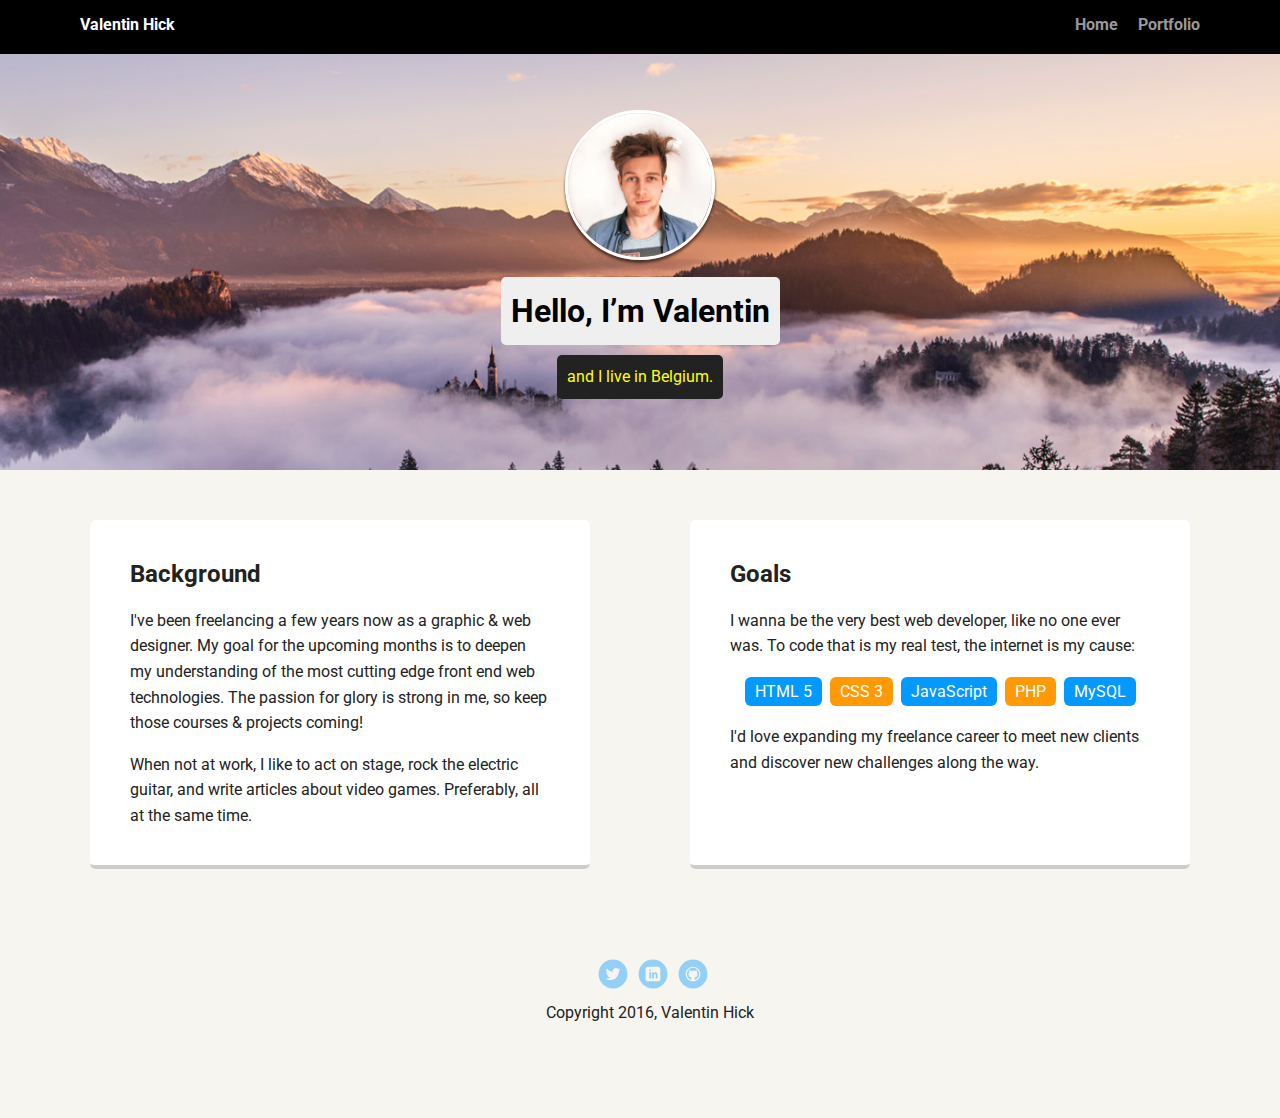
<file: index.html>
<!doctype html>
<html lang="en">
<head>
  <meta charset="utf-8">
  <title>Valentin Hick's Profile</title>
  <meta name="viewport" content="width=device-width, initial-scale=1.0">
  <link rel="stylesheet" href="styles.css">
  <link href="https://fonts.googleapis.com/css?family=Muli%7CRoboto:400,300,500,700,900" rel="stylesheet"></head>
  <body>

    <div class="main-nav">
        <ul class="nav">
          <li class="name">Valentin Hick</li>
          <li><a href="index.html">Home</a></li>
          <li><a href="portfolio.html">Portfolio</a></li>
        </ul>
    </div>

    <header>
      <img src="images/me.jpg" alt="A picture of Valentin Hick" class="profile-image">
      <h1 class="tag name">Hello, I’m Valentin</h1>
      <p class="tag location">and I live in Belgium.</p>
    </header>

    <main class="flex">
      <div class="card">
        <h2>Background</h2>
        <p>
          I've been freelancing a few years now as a graphic &amp; web designer. My goal for the upcoming months is to deepen my understanding of the most cutting edge front end web technologies. The passion for glory is strong in me, so keep those courses &amp; projects coming!
        </p>
        <p>
          When not at work, I like to act on stage, rock the electric guitar, and write articles about video games. Preferably, all at the same time.
        </p>
      </div> 

      <div class="card">
        <h2>Goals</h2>
        <p>I wanna be the very best web developer, like no one ever was. To code that is my real test, the internet is my cause:</p>
        <ul class="skills">
          <li>HTML 5</li>
          <li>CSS 3</li>
          <li>JavaScript</li>
          <li>PHP</li>
          <li>MySQL</li>
        </ul>
        <p>I'd love expanding my freelance career to meet new clients and discover new challenges along the way.</p>
      </div> 

    </main>
    <footer>
      <ul>
        <li><a href="https://twitter.com/ValentinHick" class="social twitter">Twitter</a></li>
        <li><a href="https://www.linkedin.com/in/valentinhick" class="social linkedin">LinkedIn</a></li>
        <li><a href="https://github.com/PaperZoo" class="social github">Github</a></li>
      </ul>
      <p class="copyright">Copyright 2016, Valentin Hick</p>
    </footer>
  </body>
  </html>
</file>
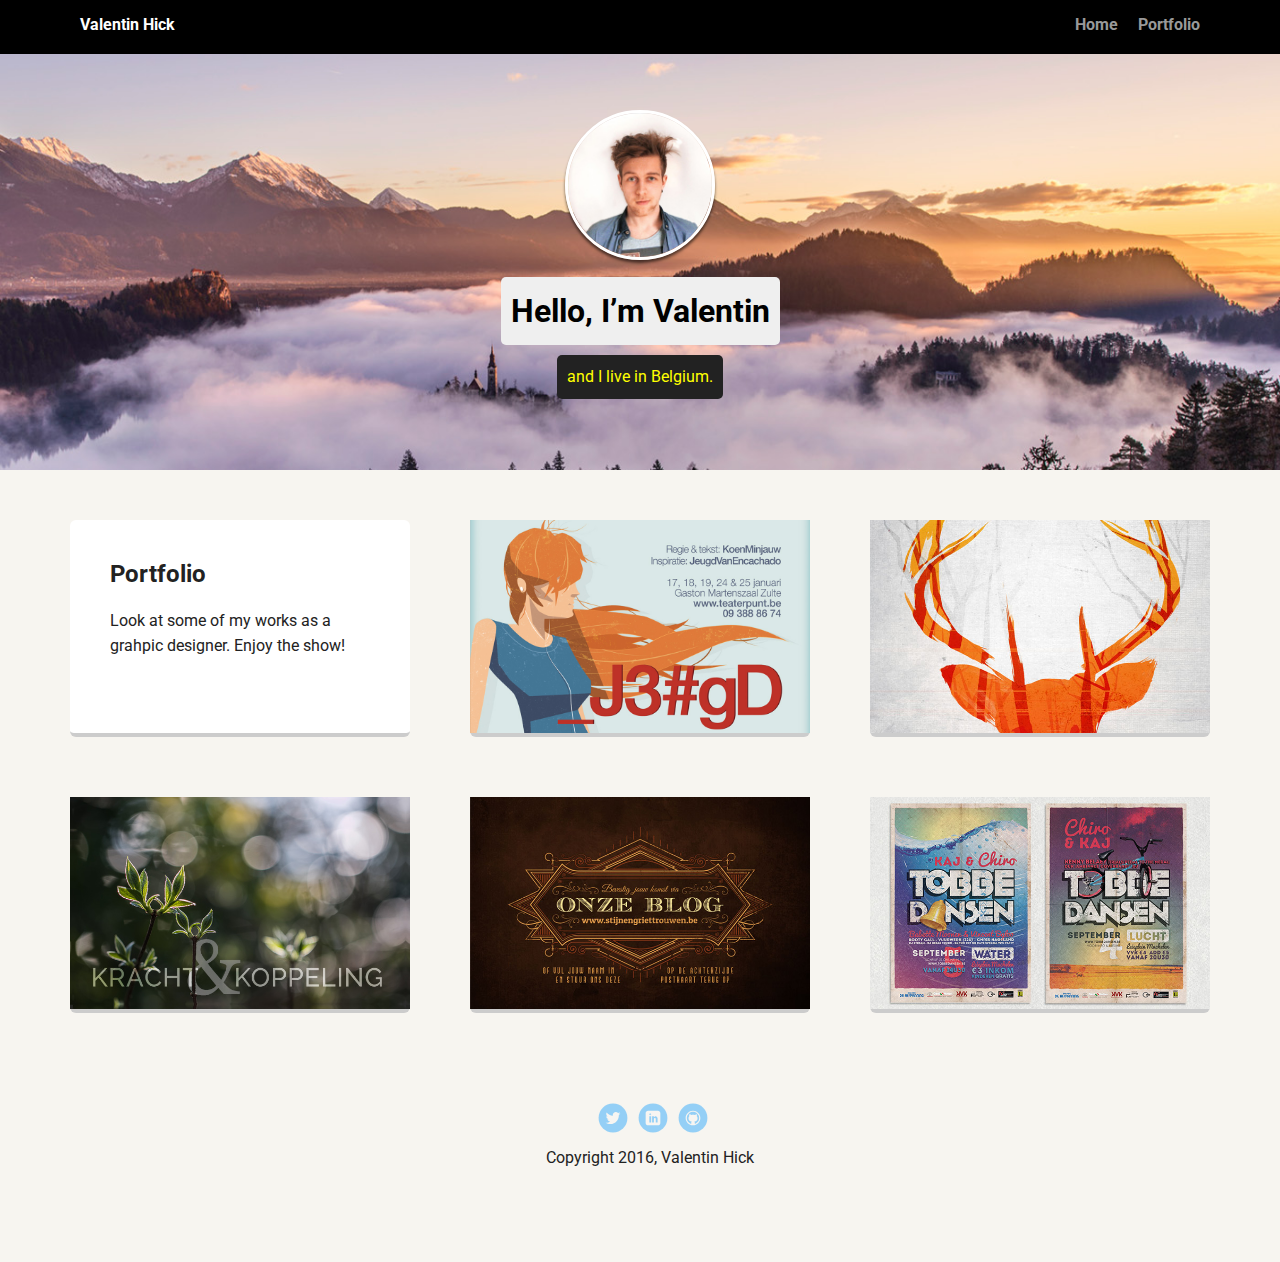
<file: portfolio.html>
<!doctype html>
<html lang="en">
<head>
  <meta charset="utf-8">
  <title>Valentin Hick's Portfolio</title>
  <meta name="viewport" content="width=device-width, initial-scale=1.0">
  <link rel="stylesheet" href="styles.css">
  <link href="https://fonts.googleapis.com/css?family=Muli%7CRoboto:400,300,500,700,900" rel="stylesheet"></head>
  <body>

    <div class="main-nav">
        <ul class="nav">
          <li class="name">Valentin Hick</li>
          <li><a href="index.html">Home</a></li>
          <li><a href="portfolio.html">Portfolio</a></li>
        </ul>
    </div>

    <header>
      <img src="images/me.jpg" alt="A picture of Valentin Hick" class="profile-image">
      <h1 class="tag name">Hello, I’m Valentin</h1>
      <p class="tag location">and I live in Belgium.</p>
    </header>

    <main class="flex">
      <div class="card small">
        <h2>Portfolio</h2>
        <p>
          Look at some of my works as a grahpic designer. Enjoy the show!
        </p>
      </div>
      <div class="cardimage">
        <a href="images/portfolio1.jpg">
          <img src="images/portfolio2.jpg" alt="Portfolio piece">
        </a>
      </div>
      <div class="cardimage">
        <a href="images/portfolio6.jpg">
          <img src="images/portfolio6.jpg" alt="Portfolio piece">
        </a>
      </div>
      <div class="cardimage">
        <a href="images/portfolio3.jpg">
          <img src="images/portfolio3.jpg" alt="Portfolio piece">
        </a>
      </div>
      <div class="cardimage">
        <a href="images/portfolio4.jpg">
          <img src="images/portfolio4.jpg" alt="Portfolio piece">
        </a>
      </div>
      <div class="cardimage">
        <a href="images/portfolio5.jpg">
          <img src="images/portfolio5.jpg" alt="Portfolio piece">
        </a>
      </div> 
    </main>
    <footer>
      <ul>
        <li><a href="https://twitter.com/ValentinHick" class="social twitter">Twitter</a></li>
        <li><a href="https://www.linkedin.com/in/valentinhick" class="social linkedin">LinkedIn</a></li>
        <li><a href="https://github.com/PaperZoo" class="social github">Github</a></li>
      </ul>
      <p class="copyright">Copyright 2016, Valentin Hick</p>
    </footer>
  </body>
  </html>
</file>
<file: styles.css>
/* Global Layout Set-up */
* { 
  box-sizing: border-box;
}
  
body {
  margin: 0;
  padding: 0;
  text-align: center;
  font-family: 'Roboto', sans-serif;
  color: #222;
  background: #f7f5f0;
}
/* Link Styles */

a {
  text-decoration: none;
  color: #999;
}
a:hover {
  color: #6633ff;
}

/* Section Styles */

.main-nav {
  width: 100%;
  background: black;
  min-height: 30px;
  padding: 10px;
  position: fixed;
  text-align: center;
}
.nav {
  display: flex;
  justify-content: space-around;
  font-weight: 700;
  list-style-type: none;
  margin: 0 auto;
  padding: 0;
}

.nav .name {
    display: block;
    margin-right: auto;
    color: white;
}
.nav li {
  padding: 5px 10px 10px 10px;
}
.nav a {
  transition: all .5s;
}
.nav a:hover {
  color: white
}

header {
  text-align: center;
  background: url('images/mountains.jpg') no-repeat top center ;
  background-size: cover;
  overflow: hidden;
  padding-top: 60px;
}
header {
  line-height: 1.5;
}
header .profile-image {
  margin-top: 50px;
  width: 150px;
  height: 150px;
  border-radius: 50%;
  border: 3px solid white;
  transition: all .5s;
  box-shadow: 0 3px 3px rgba(0, 0, 0, .6);
}
header .profile-image:hover {
  transform: scale(1.2) rotate(5deg);
  box-shadow: 0 0 12px rgba(0, 0, 0, .5);
}
.tag {
  background-color: #efefef;
  color: black;
  padding: 10px;
  border-radius: 5px;
  display: table;
  margin: 10px auto;
} 
.location {
  background-color: #222;
  color: yellow;
}
.card, .card.small, .cardimage {
  margin: 30px;
  padding: 20px 40px 20px;
  max-width: 500px;
  text-align: left;
  background: #fff;
  border-bottom: 4px solid #ccc;
  border-radius: 6px;
  transition: all .5s;
}
.card:hover, .cardimage:hover {
  border-color: #ff99ff;
}
.card img{
  max-width: 120px;
}
.card.small{
  width: 340px;
}
.cardimage{
  width: 340px;
  padding: 0;
}
.cardimage a{
  width: 100%;
  height: 100%;
  margin-bottom: -5px;
  padding: 0;
}
.cardimage img{
  margin-bottom: -4px;
  width: 100%;
}

#hobbies{
  display: table;
  margin: 0 auto;
}

#hobbies img{
  margin: 2px;
}

ul.skills {
  padding: 0;
  text-align: center;
}

.skills li {
  border-radius: 6px;
  display: inline-block;
  background: #ff9904;
  color: white;
  padding: 5px 10px;
  margin: 2px;
}

.skills li:nth-child(odd) {
  background: #0399ff;
}

footer {
  width: 100%;
  min-height: 30px;
  padding: 20px 0 40px 20px;
}

footer .copyright {
  top: -8px;
  font-size: .75em;
}

footer ul {
  list-style-type: none;
  margin: 0;
  padding: 0;
}

footer ul li {
  display: inline-block;
}

a.social {
  display: inline-block;
  text-indent: -9999px;
  margin-left: 5px;
  width: 30px;
  height: 30px;
  background-size: 30px 30px;
  opacity: .4;
  transition: all .5s;
}
a.twitter {
  background-image: url(images/twitter.svg);
}
a.linkedin {
  background-image: url(images/linkedin.svg);
}
a.github {
  background-image: url(images/github.svg);
}
a.social:hover {
  opacity: 1;
}
.clearfix {
  clear: both;
}

/* Styles for larger screens */
@media screen and (min-width: 720px) {
  
  .flex {
      display: -ms-flexbox;      /* TWEENER - IE 10 */
      display: flex;
      flex-wrap: wrap;
      max-width: 1200px;
      -ms-flex-pack: distribute;
      justify-content: space-around;
      margin: 0 auto;
  }

  header {
    min-height: 470px;
  }

  .nav {
    max-width: 1200px;
    padding: 0 30px;
  }


  main {
    padding-top: 20px;
  }

  main p {
    line-height: 1.6em;
  }

  footer {
    font-size: 1.3em;
    max-width: 1200px;
    margin: 40px auto;
  }

}
</file>
